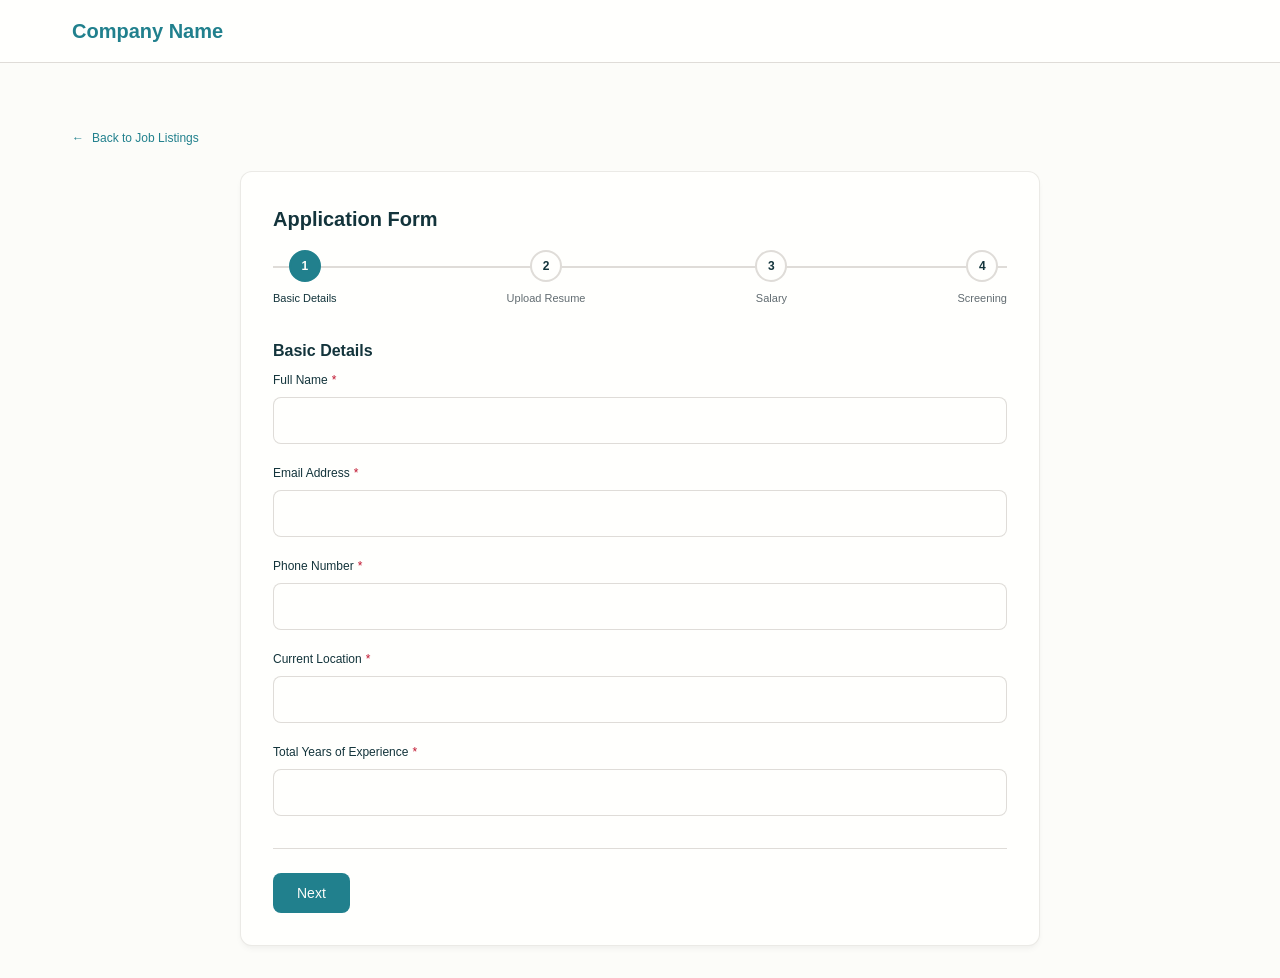
<file: supremusangel/www/careers/index.html>
<!DOCTYPE html>
<html lang="en">
<head>
    <meta charset="UTF-8">
    <meta name="viewport" content="width=device-width, initial-scale=1.0">
    <title>Job Portal - Careers</title>
    <style>
        :root {
            --color-white: rgba(255, 255, 255, 1);
            --color-black: rgba(0, 0, 0, 1);
            --color-cream-50: rgba(252, 252, 249, 1);
            --color-cream-100: rgba(255, 255, 253, 1);
            --color-gray-200: rgba(245, 245, 245, 1);
            --color-gray-300: rgba(167, 169, 169, 1);
            --color-gray-400: rgba(119, 124, 124, 1);
            --color-slate-500: rgba(98, 108, 113, 1);
            --color-brown-600: rgba(94, 82, 64, 1);
            --color-charcoal-700: rgba(31, 33, 33, 1);
            --color-charcoal-800: rgba(38, 40, 40, 1);
            --color-slate-900: rgba(19, 52, 59, 1);
            --color-teal-300: rgba(50, 184, 198, 1);
            --color-teal-400: rgba(45, 166, 178, 1);
            --color-teal-500: rgba(33, 128, 141, 1);
            --color-teal-600: rgba(29, 116, 128, 1);
            --color-teal-700: rgba(26, 104, 115, 1);
            --color-teal-800: rgba(41, 150, 161, 1);
            --color-red-400: rgba(255, 84, 89, 1);
            --color-red-500: rgba(192, 21, 47, 1);
            --color-orange-400: rgba(230, 129, 97, 1);
            --color-orange-500: rgba(168, 75, 47, 1);

            --color-brown-600-rgb: 94, 82, 64;
            --color-teal-500-rgb: 33, 128, 141;
            --color-slate-900-rgb: 19, 52, 59;
            --color-slate-500-rgb: 98, 108, 113;
            --color-red-500-rgb: 192, 21, 47;
            --color-red-400-rgb: 255, 84, 89;
            --color-orange-500-rgb: 168, 75, 47;
            --color-orange-400-rgb: 230, 129, 97;

            --color-bg-1: rgba(59, 130, 246, 0.08);
            --color-bg-2: rgba(245, 158, 11, 0.08);
            --color-bg-3: rgba(34, 197, 94, 0.08);
            --color-bg-4: rgba(239, 68, 68, 0.08);
            --color-bg-5: rgba(147, 51, 234, 0.08);
            --color-bg-6: rgba(249, 115, 22, 0.08);
            --color-bg-7: rgba(236, 72, 153, 0.08);
            --color-bg-8: rgba(6, 182, 212, 0.08);

            --color-background: var(--color-cream-50);
            --color-surface: var(--color-cream-100);
            --color-text: var(--color-slate-900);
            --color-text-secondary: var(--color-slate-500);
            --color-primary: var(--color-teal-500);
            --color-primary-hover: var(--color-teal-600);
            --color-primary-active: var(--color-teal-700);
            --color-secondary: rgba(var(--color-brown-600-rgb), 0.12);
            --color-secondary-hover: rgba(var(--color-brown-600-rgb), 0.2);
            --color-secondary-active: rgba(var(--color-brown-600-rgb), 0.25);
            --color-border: rgba(var(--color-brown-600-rgb), 0.2);
            --color-btn-primary-text: var(--color-cream-50);
            --color-card-border: rgba(var(--color-brown-600-rgb), 0.12);
            --color-card-border-inner: rgba(var(--color-brown-600-rgb), 0.12);
            --color-error: var(--color-red-500);
            --color-success: var(--color-teal-500);
            --color-warning: var(--color-orange-500);
            --color-info: var(--color-slate-500);
            --color-focus-ring: rgba(var(--color-teal-500-rgb), 0.4);
            --color-select-caret: rgba(var(--color-slate-900-rgb), 0.8);

            --focus-ring: 0 0 0 3px var(--color-focus-ring);
            --focus-outline: 2px solid var(--color-primary);

            --font-family-base: "FKGroteskNeue", "Geist", "Inter", -apple-system, BlinkMacSystemFont, "Segoe UI", Roboto, sans-serif;
            --font-size-xs: 11px;
            --font-size-sm: 12px;
            --font-size-base: 14px;
            --font-size-md: 14px;
            --font-size-lg: 16px;
            --font-size-xl: 18px;
            --font-size-2xl: 20px;
            --font-size-3xl: 24px;
            --font-size-4xl: 30px;
            --font-weight-normal: 400;
            --font-weight-medium: 500;
            --font-weight-semibold: 550;
            --font-weight-bold: 600;
            --line-height-tight: 1.2;
            --line-height-normal: 1.5;

            --space-4: 4px;
            --space-6: 6px;
            --space-8: 8px;
            --space-12: 12px;
            --space-16: 16px;
            --space-20: 20px;
            --space-24: 24px;
            --space-32: 32px;

            --radius-sm: 6px;
            --radius-base: 8px;
            --radius-md: 10px;
            --radius-lg: 12px;
            --radius-full: 9999px;

            --shadow-xs: 0 1px 2px rgba(0, 0, 0, 0.02);
            --shadow-sm: 0 1px 3px rgba(0, 0, 0, 0.04), 0 1px 2px rgba(0, 0, 0, 0.02);
            --shadow-md: 0 4px 6px -1px rgba(0, 0, 0, 0.04), 0 2px 4px -1px rgba(0, 0, 0, 0.02);
            --shadow-lg: 0 10px 15px -3px rgba(0, 0, 0, 0.04), 0 4px 6px -2px rgba(0, 0, 0, 0.02);

            --duration-fast: 150ms;
            --duration-normal: 250ms;
            --ease-standard: cubic-bezier(0.16, 1, 0.3, 1);
        }

        @media (prefers-color-scheme: dark) {
            :root {
                --color-gray-400-rgb: 119, 124, 124;
                --color-teal-300-rgb: 50, 184, 198;
                --color-gray-300-rgb: 167, 169, 169;
                --color-gray-200-rgb: 245, 245, 245;
                --color-bg-1: rgba(29, 78, 216, 0.15);
                --color-bg-2: rgba(180, 83, 9, 0.15);
                --color-bg-3: rgba(21, 128, 61, 0.15);
                --color-bg-4: rgba(185, 28, 28, 0.15);
                --color-bg-5: rgba(107, 33, 168, 0.15);
                --color-bg-6: rgba(194, 65, 12, 0.15);
                --color-bg-7: rgba(190, 24, 93, 0.15);
                --color-bg-8: rgba(8, 145, 178, 0.15);
                --color-background: var(--color-charcoal-700);
                --color-surface: var(--color-charcoal-800);
                --color-text: var(--color-gray-200);
                --color-text-secondary: rgba(var(--color-gray-300-rgb), 0.7);
                --color-primary: var(--color-teal-300);
                --color-primary-hover: var(--color-teal-400);
                --color-primary-active: var(--color-teal-800);
                --color-secondary: rgba(var(--color-gray-400-rgb), 0.15);
                --color-secondary-hover: rgba(var(--color-gray-400-rgb), 0.25);
                --color-secondary-active: rgba(var(--color-gray-400-rgb), 0.3);
                --color-border: rgba(var(--color-gray-400-rgb), 0.3);
                --color-error: var(--color-red-400);
                --color-success: var(--color-teal-300);
                --color-warning: var(--color-orange-400);
                --color-info: var(--color-gray-300);
                --color-focus-ring: rgba(var(--color-teal-300-rgb), 0.4);
                --color-btn-primary-text: var(--color-slate-900);
                --color-card-border: rgba(var(--color-gray-400-rgb), 0.2);
                --color-card-border-inner: rgba(var(--color-gray-400-rgb), 0.15);
                --color-select-caret: rgba(var(--color-gray-200-rgb), 0.8);
                --color-success-rgb: var(--color-teal-300-rgb);
                --color-error-rgb: var(--color-red-400-rgb);
                --color-warning-rgb: var(--color-orange-400-rgb);
                --color-info-rgb: var(--color-gray-300-rgb);
            }
        }

        * {
            margin: 0;
            padding: 0;
            box-sizing: border-box;
        }

        html {
            font-size: var(--font-size-base);
            font-family: var(--font-family-base);
            line-height: var(--line-height-normal);
            color: var(--color-text);
            background-color: var(--color-background);
            -webkit-font-smoothing: antialiased;
        }

        body {
            margin: 0;
            padding: 0;
        }

        .container {
            max-width: 1200px;
            margin: 0 auto;
            padding: var(--space-32);
        }

        .header {
            background: var(--color-surface);
            border-bottom: 1px solid var(--color-border);
            padding: var(--space-16) 0;
            margin-bottom: var(--space-32);
        }

        .header-content {
            display: flex;
            justify-content: space-between;
            align-items: center;
            max-width: 1200px;
            margin: 0 auto;
            padding: 0 var(--space-32);
        }

        .logo {
            font-size: var(--font-size-2xl);
            font-weight: var(--font-weight-bold);
            color: var(--color-primary);
        }

        h1 {
            font-size: var(--font-size-4xl);
            font-weight: var(--font-weight-bold);
            margin-bottom: var(--space-24);
            color: var(--color-text);
        }

        h2 {
            font-size: var(--font-size-2xl);
            font-weight: var(--font-weight-semibold);
            margin-bottom: var(--space-16);
            color: var(--color-text);
        }

        h3 {
            font-size: var(--font-size-lg);
            font-weight: var(--font-weight-semibold);
            margin-bottom: var(--space-8);
            color: var(--color-text);
        }

        .search-bar {
            display: flex;
            gap: var(--space-12);
            margin-bottom: var(--space-32);
        }

        .search-input {
            flex: 1;
            padding: var(--space-12) var(--space-16);
            font-size: var(--font-size-md);
            border: 1px solid var(--color-border);
            border-radius: var(--radius-base);
            background: var(--color-surface);
            color: var(--color-text);
        }

        .search-input:focus {
            outline: var(--focus-outline);
            border-color: var(--color-primary);
        }

        .btn {
            display: inline-flex;
            align-items: center;
            justify-content: center;
            padding: var(--space-12) var(--space-24);
            border-radius: var(--radius-base);
            font-size: var(--font-size-base);
            font-weight: var(--font-weight-medium);
            cursor: pointer;
            transition: all var(--duration-normal) var(--ease-standard);
            border: none;
            text-decoration: none;
        }

        .btn-primary {
            background: var(--color-primary);
            color: var(--color-btn-primary-text);
        }

        .btn-primary:hover {
            background: var(--color-primary-hover);
        }

        .btn-secondary {
            background: var(--color-secondary);
            color: var(--color-text);
        }

        .btn-secondary:hover {
            background: var(--color-secondary-hover);
        }

        .btn:disabled {
            opacity: 0.5;
            cursor: not-allowed;
        }

        .job-grid {
            display: grid;
            grid-template-columns: repeat(auto-fill, minmax(350px, 1fr));
            gap: var(--space-24);
            margin-bottom: var(--space-32);
        }

        .job-card {
            background: var(--color-surface);
            border: 1px solid var(--color-card-border);
            border-radius: var(--radius-lg);
            padding: var(--space-24);
            cursor: pointer;
            transition: all var(--duration-normal) var(--ease-standard);
            box-shadow: var(--shadow-sm);
        }

        .job-card:hover {
            box-shadow: var(--shadow-md);
            transform: translateY(-2px);
        }

        .job-title {
            font-size: var(--font-size-xl);
            font-weight: var(--font-weight-semibold);
            color: var(--color-text);
            margin-bottom: var(--space-8);
        }

        .job-meta {
            display: flex;
            flex-wrap: wrap;
            gap: var(--space-16);
            margin-bottom: var(--space-16);
            font-size: var(--font-size-sm);
            color: var(--color-text-secondary);
        }

        .job-meta span {
            display: flex;
            align-items: center;
            gap: var(--space-4);
        }

        .job-description {
            color: var(--color-text-secondary);
            line-height: 1.6;
            margin-bottom: var(--space-16);
        }

        .job-tags {
            display: flex;
            flex-wrap: wrap;
            gap: var(--space-8);
        }

        .tag {
            padding: var(--space-4) var(--space-12);
            background: var(--color-secondary);
            border-radius: var(--radius-full);
            font-size: var(--font-size-xs);
            color: var(--color-text-secondary);
        }

        .wizard-container {
            max-width: 800px;
            margin: 0 auto;
            background: var(--color-surface);
            border: 1px solid var(--color-card-border);
            border-radius: var(--radius-lg);
            padding: var(--space-32);
            box-shadow: var(--shadow-md);
        }

        .wizard-header {
            margin-bottom: var(--space-32);
        }

        .progress-bar {
            display: flex;
            justify-content: space-between;
            margin-bottom: var(--space-32);
            position: relative;
        }

        .progress-bar::before {
            content: '';
            position: absolute;
            top: 16px;
            left: 0;
            right: 0;
            height: 2px;
            background: var(--color-border);
            z-index: 0;
        }

        .progress-line {
            position: absolute;
            top: 16px;
            left: 0;
            height: 2px;
            background: var(--color-primary);
            z-index: 1;
            transition: width var(--duration-normal) var(--ease-standard);
        }

        .step {
            display: flex;
            flex-direction: column;
            align-items: center;
            gap: var(--space-8);
            z-index: 2;
            position: relative;
        }

        .step-number {
            width: 32px;
            height: 32px;
            border-radius: 50%;
            background: var(--color-surface);
            border: 2px solid var(--color-border);
            display: flex;
            align-items: center;
            justify-content: center;
            font-weight: var(--font-weight-semibold);
            font-size: var(--font-size-sm);
            transition: all var(--duration-normal) var(--ease-standard);
        }

        .step.active .step-number {
            background: var(--color-primary);
            border-color: var(--color-primary);
            color: var(--color-btn-primary-text);
        }

        .step.completed .step-number {
            background: var(--color-success);
            border-color: var(--color-success);
            color: var(--color-btn-primary-text);
        }

        .step-label {
            font-size: var(--font-size-xs);
            color: var(--color-text-secondary);
            text-align: center;
        }

        .step.active .step-label {
            color: var(--color-text);
            font-weight: var(--font-weight-medium);
        }

        .form-section {
            display: none;
        }

        .form-section.active {
            display: block;
            animation: fadeIn 0.3s ease-in-out;
        }

        @keyframes fadeIn {
            from {
                opacity: 0;
                transform: translateY(10px);
            }
            to {
                opacity: 1;
                transform: translateY(0);
            }
        }

        .form-group {
            margin-bottom: var(--space-20);
        }

        .form-label {
            display: block;
            margin-bottom: var(--space-8);
            font-weight: var(--font-weight-medium);
            font-size: var(--font-size-sm);
            color: var(--color-text);
        }

        .form-label.required::after {
            content: '*';
            color: var(--color-error);
            margin-left: var(--space-4);
        }

        .form-control {
            display: block;
            width: 100%;
            padding: var(--space-12);
            font-size: var(--font-size-md);
            line-height: 1.5;
            color: var(--color-text);
            background-color: var(--color-surface);
            border: 1px solid var(--color-border);
            border-radius: var(--radius-base);
            transition: border-color var(--duration-fast) var(--ease-standard);
        }

        textarea.form-control {
            resize: vertical;
            min-height: 100px;
        }

        .form-control:focus {
            border-color: var(--color-primary);
            outline: var(--focus-outline);
        }

        .form-control.error {
            border-color: var(--color-error);
        }

        .error-message {
            color: var(--color-error);
            font-size: var(--font-size-xs);
            margin-top: var(--space-4);
        }

        .file-upload-area {
            border: 2px dashed var(--color-border);
            border-radius: var(--radius-base);
            padding: var(--space-32);
            text-align: center;
            background: var(--color-background);
            cursor: pointer;
            transition: all var(--duration-normal) var(--ease-standard);
        }

        .file-upload-area:hover {
            border-color: var(--color-primary);
            background: var(--color-secondary);
        }

        .file-upload-area.active {
            border-color: var(--color-primary);
            background: var(--color-secondary);
        }

        .file-info {
            margin-top: var(--space-12);
            padding: var(--space-12);
            background: var(--color-surface);
            border-radius: var(--radius-base);
            border: 1px solid var(--color-card-border);
            display: flex;
            justify-content: space-between;
            align-items: center;
        }

        .salary-input-group {
            display: grid;
            grid-template-columns: 1fr 1fr;
            gap: var(--space-16);
        }

        .question-card {
            background: var(--color-background);
            border: 1px solid var(--color-card-border);
            border-radius: var(--radius-base);
            padding: var(--space-20);
            margin-bottom: var(--space-16);
        }

        .form-actions {
            display: flex;
            justify-content: space-between;
            margin-top: var(--space-32);
            padding-top: var(--space-24);
            border-top: 1px solid var(--color-border);
        }

        .success-container {
            text-align: center;
            padding: var(--space-32);
        }

        .success-icon {
            width: 80px;
            height: 80px;
            margin: 0 auto var(--space-24);
            border-radius: 50%;
            background: rgba(var(--color-teal-500-rgb), 0.15);
            display: flex;
            align-items: center;
            justify-content: center;
            font-size: 40px;
        }

        .hidden {
            display: none;
        }

        .back-link {
            display: inline-flex;
            align-items: center;
            gap: var(--space-8);
            color: var(--color-primary);
            text-decoration: none;
            font-size: var(--font-size-sm);
            margin-bottom: var(--space-24);
        }

        .back-link:hover {
            color: var(--color-primary-hover);
        }

        @media (max-width: 768px) {
            .container {
                padding: var(--space-16);
            }

            .job-grid {
                grid-template-columns: 1fr;
            }

            .wizard-container {
                padding: var(--space-20);
            }

            .progress-bar {
                font-size: var(--font-size-xs);
            }

            .step-label {
                font-size: 10px;
            }

            .salary-input-group {
                grid-template-columns: 1fr;
            }
        }
    </style>
</head>
<body>

    <div class="header">
        <div class="header-content">
            <div class="logo">Company Name</div>
        </div>
    </div>

    <div id="applicationView" class="container">
        <a href="/jobs" class="back-link">
            <span>←</span> Back to Job Listings
        </a>

        <div class="wizard-container">
            <div class="wizard-header">
                <h2 id="jobTitleHeader">Application Form</h2>
                
                <div class="progress-bar">
                    <div class="progress-line" id="progressLine" style="width: 0%"></div>
                    <div class="step active" data-step="1">
                        <div class="step-number">1</div>
                        <div class="step-label">Basic Details</div>
                    </div>
                    <div class="step" data-step="2">
                        <div class="step-number">2</div>
                        <div class="step-label">Upload Resume</div>
                    </div>
                    <div class="step" data-step="3">
                        <div class="step-number">3</div>
                        <div class="step-label">Salary</div>
                    </div>
                    <div class="step" data-step="4">
                        <div class="step-number">4</div>
                        <div class="step-label">Screening</div>
                    </div>
                </div>
            </div>

            <form id="applicationForm">
                <div id="step1" class="form-section active">
                    <h3>Basic Details</h3>
                    <div class="form-group">
                        <label class="form-label required">Full Name</label>
                        <input type="text" class="form-control" id="fullName" required>
                        <div class="error-message hidden" id="fullNameError">Please enter your full name</div>
                    </div>
                    
                    <div class="form-group">
                        <label class="form-label required">Email Address</label>
                        <input type="email" class="form-control" id="email" required>
                        <div class="error-message hidden" id="emailError">Please enter a valid email address</div>
                    </div>
                    
                    <div class="form-group">
                        <label class="form-label required">Phone Number</label>
                        <input type="tel" class="form-control" id="phone" required>
                        <div class="error-message hidden" id="phoneError">Please enter a valid phone number</div>
                    </div>
                    
                    <div class="form-group">
                        <label class="form-label required">Current Location</label>
                        <input type="text" class="form-control" id="location" required>
                        <div class="error-message hidden" id="locationError">Please enter your location</div>
                    </div>
                    
                    <div class="form-group">
                        <label class="form-label required">Total Years of Experience</label>
                        <input type="number" class="form-control" id="experience" min="0" required>
                        <div class="error-message hidden" id="experienceError">Please enter your experience</div>
                    </div>
                </div>

                <div id="step2" class="form-section">
                    <h3>Upload Your Resume</h3>
                    <div class="form-group">
                        <label class="form-label required">Resume (PDF, DOC, DOCX - Max 5MB)</label>
                        <div class="file-upload-area" id="fileUploadArea">
                            <input type="file" id="resumeFile" accept=".pdf,.doc,.docx" style="display: none;">
                            <div>
                                <div style="font-size: 40px; margin-bottom: var(--space-12);">📄</div>
                                <p style="color: var(--color-text); font-weight: var(--font-weight-medium);">
                                    Click to upload or drag and drop
                                </p>
                                <p style="color: var(--color-text-secondary); font-size: var(--font-size-xs);">
                                    PDF, DOC or DOCX (max. 5MB)
                                </p>
                            </div>
                        </div>
                        <div class="error-message hidden" id="resumeError">Please upload your resume</div>
                        <div class="file-info hidden" id="fileInfo">
                            <span id="fileName"></span>
                            <button type="button" class="btn btn-secondary" style="padding: var(--space-6) var(--space-12); font-size: var(--font-size-xs);" onclick="removeFile()">Remove</button>
                        </div>
                    </div>
                    
                    <div class="form-group">
                        <label class="form-label">LinkedIn Profile (Optional)</label>
                        <input type="url" class="form-control" id="linkedin" placeholder="https://linkedin.com/in/yourprofile">
                    </div>
                    
                    <div class="form-group">
                        <label class="form-label">Portfolio/Website (Optional)</label>
                        <input type="url" class="form-control" id="portfolio" placeholder="https://yourwebsite.com">
                    </div>
                </div>

                <div id="step3" class="form-section">
                    <h3>Salary Expectations</h3>
                    <div class="form-group">
                        <label class="form-label required">Expected Salary Range (Annual)</label>
                        <div class="salary-input-group">
                            <div>
                                <input type="number" class="form-control" id="salaryMin" placeholder="Minimum (₹)" required>
                            </div>
                            <div>
                                <input type="number" class="form-control" id="salaryMax" placeholder="Maximum (₹)" required>
                            </div>
                        </div>
                        <div class="error-message hidden" id="salaryError">Please enter valid salary range</div>
                    </div>
                    
                    <div class="form-group">
                        <label class="form-label required">Currency</label>
                        <select class="form-control" id="currency" required>
                            <option value="INR">INR (₹)</option>
                            <option value="USD">USD ($)</option>
                            <option value="EUR">EUR (€)</option>
                            <option value="GBP">GBP (£)</option>
                        </select>
                    </div>
                    
                    <div class="form-group">
                        <label class="form-label required">Notice Period</label>
                        <select class="form-control" id="noticePeriod" required>
                            <option value="">Select notice period</option>
                            <option value="immediate">Immediate</option>
                            <option value="15days">15 Days</option>
                            <option value="1month">1 Month</option>
                            <option value="2months">2 Months</option>
                            <option value="3months">3 Months</option>
                        </select>
                        <div class="error-message hidden" id="noticePeriodError">Please select your notice period</div>
                    </div>
                </div>

                <div id="step4" class="form-section">
                    <h3>Screening Questions</h3>
                    <div id="screeningQuestions">
                        <!-- Questions will be rendered here -->
                    </div>
                </div>

                <div id="step5" class="form-section">
                    <div class="success-container">
                        <div class="success-icon">✓</div>
                        <h2>Application Submitted Successfully!</h2>
                        <p style="color: var(--color-text-secondary); margin: var(--space-24) 0;">
                            Thank you for your interest in joining our team. We have received your application and will review it shortly.
                        </p>
                        <p style="color: var(--color-text-secondary); margin-bottom: var(--space-32);">
                            You will receive an email confirmation at <strong id="confirmEmail"></strong>
                        </p>
                        <a href="/jobs" class="btn btn-primary">
                            Browse More Jobs
                        </a>
                    </div>
                </div>

                <div class="form-actions" id="formActions">
                    <button type="button" class="btn btn-secondary" id="prevBtn" onclick="previousStep()" style="display: none;">
                        Previous
                    </button>
                    <button type="button" class="btn btn-primary" id="nextBtn" onclick="nextStep()">
                        Next
                    </button>
                </div>
            </form>
        </div>
    </div>

    <script>
        let currentJob = null;
        let screeningQuestions = [];

        async function fetchJobOpening(jobName) {
            try {
                const response = await frappe.call({
                    method: 'frappe.client.get',
                    args: {
                        doctype: 'Job Opening',
                        name: jobName,
                        fields: ['name', 'job_title', 'location', 'employment_type', 'description', 'company', 'department']
                    }
                });
                return response.message;
            } catch (error) {
                console.error('Error fetching job opening:', error);
                frappe.msgprint('Failed to load job opening details');
                return null;
            }
        }

        async function fetchScreeningQuestions(jobName) {
            try {
                const response = await frappe.call({
                    method: 'frappe.client.get',
                    args: {
                        doctype: 'Job Opening',
                        name: jobName,
                        fields: ['job_screening_questions']
                    }
                });
                return response.message.job_screening_questions || [];
            } catch (error) {
                console.error('Error fetching screening questions:', error);
                return [];
            }
        }

        async function initializeApplication() {
            const urlParams = new URLSearchParams(window.location.search);
            const jobName = urlParams.get('job');
            
            if (!jobName) {
                frappe.msgprint('Job opening not specified. Please select a job from the jobs page.');
                window.location.href = '/jobs';
                return;
            }

            currentJob = await fetchJobOpening(jobName);
            if (!currentJob) {
                window.location.href = '/jobs';
                return;
            }

            screeningQuestions = await fetchScreeningQuestions(jobName);
            
            document.getElementById('jobTitleHeader').textContent = `Apply for ${currentJob.job_title}`;
            
            const jobInfoHtml = `
                <div style="background: var(--color-background); border: 1px solid var(--color-card-border); border-radius: var(--radius-base); padding: var(--space-16); margin-bottom: var(--space-24);">
                    <div style="display: flex; flex-wrap: wrap; gap: var(--space-16); font-size: var(--font-size-sm); color: var(--color-text-secondary);">
                        <span>🏢 ${currentJob.company}</span>
                        ${currentJob.department ? `<span>📁 ${currentJob.department}</span>` : ''}
                        ${currentJob.location ? `<span>📍 ${currentJob.location}</span>` : ''}
                        ${currentJob.employment_type ? `<span>💼 ${currentJob.employment_type}</span>` : ''}
                    </div>
                </div>
            `;
            
            document.querySelector('.wizard-header').insertAdjacentHTML('afterbegin', jobInfoHtml);
            
            renderScreeningQuestions(screeningQuestions);
        }

        const jobs = [
            {
                id: 1,
                title: 'Senior Software Engineer',
                department: 'Engineering',
                location: 'Mumbai, India',
                type: 'Full-time',
                experience: '5+ years',
                description: 'We are looking for an experienced software engineer to join our growing team. You will work on challenging projects using modern technologies.',
                skills: ['Python', 'JavaScript', 'React', 'Node.js'],
                questions: [
                    'Why are you interested in this position?',
                    'Describe a challenging project you worked on and how you overcame obstacles.',
                    'What are your career goals for the next 3-5 years?'
                ]
            },
            {
                id: 2,
                title: 'Product Manager',
                department: 'Product',
                location: 'Bangalore, India',
                type: 'Full-time',
                experience: '3-5 years',
                description: 'Join our product team to define and execute product strategy. Work closely with engineering, design, and business teams.',
                skills: ['Product Strategy', 'User Research', 'Data Analysis', 'Agile'],
                questions: [
                    'How do you prioritize features in a product roadmap?',
                    'Describe a successful product launch you managed.',
                    'How do you handle conflicting stakeholder requirements?'
                ]
            },
            {
                id: 3,
                title: 'UX Designer',
                department: 'Design',
                location: 'Remote',
                type: 'Full-time',
                experience: '2-4 years',
                description: 'Create exceptional user experiences for our products. Collaborate with product and engineering teams to bring designs to life.',
                skills: ['Figma', 'User Research', 'Prototyping', 'Design Systems'],
                questions: [
                    'Walk us through your design process.',
                    'How do you incorporate user feedback into your designs?',
                    'What is your experience with design systems?'
                ]
            },
            {
                id: 4,
                title: 'DevOps Engineer',
                department: 'Engineering',
                location: 'Pune, India',
                type: 'Full-time',
                experience: '4+ years',
                description: 'Build and maintain our infrastructure. Implement CI/CD pipelines and ensure system reliability and security.',
                skills: ['AWS', 'Docker', 'Kubernetes', 'Terraform'],
                questions: [
                    'Describe your experience with container orchestration.',
                    'How do you approach infrastructure as code?',
                    'What monitoring and alerting tools have you used?'
                ]
            },
            {
                id: 5,
                title: 'Data Analyst',
                department: 'Analytics',
                location: 'Delhi, India',
                type: 'Full-time',
                experience: '2-3 years',
                description: 'Turn data into actionable insights. Work with stakeholders across the organization to drive data-informed decisions.',
                skills: ['SQL', 'Python', 'Tableau', 'Statistics'],
                questions: [
                    'How do you ensure data quality in your analysis?',
                    'Describe a time when your analysis influenced a business decision.',
                    'What tools do you prefer for data visualization and why?'
                ]
            },
            {
                id: 6,
                title: 'Marketing Manager',
                department: 'Marketing',
                location: 'Mumbai, India',
                type: 'Full-time',
                experience: '5+ years',
                description: 'Lead marketing initiatives to grow our brand and customer base. Develop and execute comprehensive marketing strategies.',
                skills: ['Digital Marketing', 'Content Strategy', 'SEO', 'Analytics'],
                questions: [
                    'What is your approach to developing a marketing strategy?',
                    'How do you measure the success of marketing campaigns?',
                    'Describe a successful campaign you led from start to finish.'
                ]
            }
        ];

        let currentStep = 1;
        let selectedJob = null;

        function renderJobs(jobsToRender = jobs) {
            const jobGrid = document.getElementById('jobGrid');
            jobGrid.innerHTML = '';
            
            jobsToRender.forEach(job => {
                const jobCard = document.createElement('div');
                jobCard.className = 'job-card';
                jobCard.onclick = () => openJobApplication(job);
                
                jobCard.innerHTML = `
                    <div class="job-title">${job.title}</div>
                    <div class="job-meta">
                        <span>📍 ${job.location}</span>
                        <span>💼 ${job.type}</span>
                        <span>⏱️ ${job.experience}</span>
                    </div>
                    <div class="job-description">${job.description}</div>
                    <div class="job-tags">
                        ${job.skills.map(skill => `<span class="tag">${skill}</span>`).join('')}
                    </div>
                `;
                
                jobGrid.appendChild(jobCard);
            });
        }

        function searchJobs() {
            const searchTerm = document.getElementById('searchInput').value.toLowerCase();
            const filteredJobs = jobs.filter(job => 
                job.title.toLowerCase().includes(searchTerm) ||
                job.department.toLowerCase().includes(searchTerm) ||
                job.location.toLowerCase().includes(searchTerm) ||
                job.description.toLowerCase().includes(searchTerm)
            );
            renderJobs(filteredJobs);
        }

        function openJobApplication(job) {
            selectedJob = job;
            document.getElementById('jobListView').classList.add('hidden');
            document.getElementById('applicationView').classList.remove('hidden');
            document.getElementById('jobTitleHeader').textContent = `Apply for ${job.title}`;
            renderScreeningQuestions(job.questions);
            resetForm();
        }

        function showJobList() {
            document.getElementById('jobListView').classList.remove('hidden');
            document.getElementById('applicationView').classList.add('hidden');
            resetForm();
        }

        function renderScreeningQuestions(questions) {
            const container = document.getElementById('screeningQuestions');
            container.innerHTML = '';
            
            if (!questions || questions.length === 0) {
                container.innerHTML = '<p style="color: var(--color-text-secondary);">No screening questions for this position.</p>';
                return;
            }
            
            questions.forEach((q, index) => {
                const questionCard = document.createElement('div');
                questionCard.className = 'question-card';
                
                let inputHTML = '';
                const required = q.required ? 'required' : '';
                const requiredClass = q.required ? 'required' : '';
                
                if (q.questiontype === 'Short Answer') {
                    inputHTML = `<input type="text" class="form-control" id="question${index}" placeholder="${q.placeholdertext || ''}" ${required}>`;
                } else if (q.questiontype === 'Long Answer') {
                    inputHTML = `<textarea class="form-control" id="question${index}" placeholder="${q.placeholdertext || ''}" ${required}></textarea>`;
                } else if (q.questiontype === 'MCQ - Single Answer') {
                    const options = q.options ? q.options.split('\n') : [];
                    inputHTML = '<div class="radio-group">' + options.map((opt, i) => `
                        <div class="form-group">
                            <input type="radio" id="question${index}_opt${i}" name="question${index}" value="${opt}" ${required}>
                            <label for="question${index}_opt${i}" style="margin-left: var(--space-8); cursor: pointer;">${opt}</label>
                        </div>
                    `).join('') + '</div>';
                } else if (q.questiontype === 'MCQ - Multiple Answers') {
                    const options = q.options ? q.options.split('\n') : [];
                    inputHTML = '<div class="checkbox-group">' + options.map((opt, i) => `
                        <div class="form-group">
                            <input type="checkbox" id="question${index}_opt${i}" name="question${index}" value="${opt}" class="question-checkbox" data-question-index="${index}">
                            <label for="question${index}_opt${i}" style="margin-left: var(--space-8); cursor: pointer;">${opt}</label>
                        </div>
                    `).join('') + '</div>';
                    if (q.minallowedanswers || q.maxallowedanswers) {
                        inputHTML += `<small style="color: var(--color-text-secondary);">Select ${q.minallowedanswers || 1} to ${q.maxallowedanswers || options.length} options</small>`;
                    }
                }
                
                questionCard.innerHTML = `
                    <div class="form-group">
                        <label class="form-label ${requiredClass}">Question ${index + 1}: ${q.question}</label>
                        ${inputHTML}
                        <div class="error-message hidden" id="question${index}Error">Please answer this question</div>
                    </div>
                `;
                container.appendChild(questionCard);
            });
        }

        function resetForm() {
            currentStep = 1;
            document.getElementById('applicationForm').reset();
            updateStepDisplay();
            
            document.querySelectorAll('.error-message').forEach(el => el.classList.add('hidden'));
            document.querySelectorAll('.form-control').forEach(el => el.classList.remove('error'));
            
            const fileInfo = document.getElementById('fileInfo');
            fileInfo.classList.add('hidden');
        }

        function updateStepDisplay() {
            document.querySelectorAll('.form-section').forEach(section => {
                section.classList.remove('active');
            });
            
            const currentSection = document.getElementById(`step${currentStep}`);
            if (currentSection) {
                currentSection.classList.add('active');
            }
            
            document.querySelectorAll('.step').forEach((step, index) => {
                step.classList.remove('active', 'completed');
                if (index + 1 < currentStep) {
                    step.classList.add('completed');
                } else if (index + 1 === currentStep) {
                    step.classList.add('active');
                }
            });
            
            const progressPercent = currentStep === 5 ? 100 : ((currentStep - 1) / 3) * 100;
            document.getElementById('progressLine').style.width = progressPercent + '%';
            
            const prevBtn = document.getElementById('prevBtn');
            const nextBtn = document.getElementById('nextBtn');
            const formActions = document.getElementById('formActions');
            
            if (currentStep === 5) {
                formActions.style.display = 'none';
            } else {
                formActions.style.display = 'flex';
                prevBtn.style.display = currentStep === 1 ? 'none' : 'inline-flex';
                nextBtn.textContent = currentStep === 4 ? 'Submit Application' : 'Next';
            }
        }

        function validateStep(step) {
            let isValid = true;
            
            if (step === 1) {
                const fields = ['fullName', 'email', 'phone', 'location', 'experience'];
                fields.forEach(field => {
                    const input = document.getElementById(field);
                    const error = document.getElementById(field + 'Error');
                    
                    if (!input.value.trim()) {
                        input.classList.add('error');
                        error.classList.remove('hidden');
                        isValid = false;
                    } else {
                        input.classList.remove('error');
                        error.classList.add('hidden');
                        
                        if (field === 'email' && !isValidEmail(input.value)) {
                            input.classList.add('error');
                            error.classList.remove('hidden');
                            isValid = false;
                        }
                    }
                });
            }
            
            if (step === 2) {
                const resumeFile = document.getElementById('resumeFile');
                const resumeError = document.getElementById('resumeError');
                
                if (!resumeFile.files.length) {
                    resumeError.classList.remove('hidden');
                    isValid = false;
                } else {
                    resumeError.classList.add('hidden');
                }
            }
            
            if (step === 3) {
                const salaryMin = document.getElementById('salaryMin');
                const salaryMax = document.getElementById('salaryMax');
                const noticePeriod = document.getElementById('noticePeriod');
                const salaryError = document.getElementById('salaryError');
                const noticePeriodError = document.getElementById('noticePeriodError');
                
                if (!salaryMin.value || !salaryMax.value || parseFloat(salaryMin.value) > parseFloat(salaryMax.value)) {
                    salaryError.classList.remove('hidden');
                    isValid = false;
                } else {
                    salaryError.classList.add('hidden');
                }
                
                if (!noticePeriod.value) {
                    noticePeriodError.classList.remove('hidden');
                    isValid = false;
                } else {
                    noticePeriodError.classList.add('hidden');
                }
            }
            
            if (step === 4) {
                screeningQuestions.forEach((q, index) => {
                    const error = document.getElementById(`question${index}Error`);
                    let hasAnswer = false;
                    
                    if (q.questiontype === 'Short Answer' || q.questiontype === 'Long Answer') {
                        const answer = document.getElementById(`question${index}`);
                        hasAnswer = answer && answer.value.trim();
                        if (!hasAnswer && q.required) {
                            answer.classList.add('error');
                            error.classList.remove('hidden');
                            isValid = false;
                        } else {
                            answer.classList.remove('error');
                            error.classList.add('hidden');
                        }
                    } else if (q.questiontype === 'MCQ - Single Answer') {
                        const selected = document.querySelector(`input[name="question${index}"]:checked`);
                        hasAnswer = !!selected;
                        if (!hasAnswer && q.required) {
                            error.classList.remove('hidden');
                            isValid = false;
                        } else {
                            error.classList.add('hidden');
                        }
                    } else if (q.questiontype === 'MCQ - Multiple Answers') {
                        const selected = document.querySelectorAll(`input[name="question${index}"]:checked`);
                        const count = selected.length;
                        hasAnswer = count > 0;
                        
                        if (q.required && !hasAnswer) {
                            error.textContent = 'Please select at least one option';
                            error.classList.remove('hidden');
                            isValid = false;
                        } else if (q.minallowedanswers && count < q.minallowedanswers) {
                            error.textContent = `Please select at least ${q.minallowedanswers} options`;
                            error.classList.remove('hidden');
                            isValid = false;
                        } else if (q.maxallowedanswers && count > q.maxallowedanswers) {
                            error.textContent = `Please select maximum ${q.maxallowedanswers} options`;
                            error.classList.remove('hidden');
                            isValid = false;
                        } else {
                            error.classList.add('hidden');
                        }
                    }
                });
            }
            
            return isValid;
        }

        function isValidEmail(email) {
            return /^[^\s@]+@[^\s@]+\.[^\s@]+$/.test(email);
        }

        function nextStep() {
            if (!validateStep(currentStep)) {
                return;
            }
            
            if (currentStep === 4) {
                submitApplication();
            } else {
                currentStep++;
                updateStepDisplay();
            }
        }

        function previousStep() {
            if (currentStep > 1) {
                currentStep--;
                updateStepDisplay();
            }
        }

        async function submitApplication() {
            try {
                const screeningAnswers = [];
                
                screeningQuestions.forEach((q, index) => {
                    let answer = '';
                    
                    if (q.questiontype === 'Short Answer' || q.questiontype === 'Long Answer') {
                        answer = document.getElementById(`question${index}`).value;
                    } else if (q.questiontype === 'MCQ - Single Answer') {
                        const selected = document.querySelector(`input[name="question${index}"]:checked`);
                        answer = selected ? selected.value : '';
                    } else if (q.questiontype === 'MCQ - Multiple Answers') {
                        const selected = document.querySelectorAll(`input[name="question${index}"]:checked`);
                        answer = Array.from(selected).map(s => s.value).join(', ');
                    }
                    
                    if (answer) {
                        screeningAnswers.push({
                            questionlink: q.name,
                            question: q.question,
                            answer: answer
                        });
                    }
                });

                const resumeFile = document.getElementById('resumeFile').files[0];
                let resumeAttachment = null;

                if (resumeFile) {
                    const fileData = await uploadFile(resumeFile);
                    resumeAttachment = fileData.file_url;
                }

                const notesData = {
                    location: document.getElementById('location').value,
                    experience: `${document.getElementById('experience').value} years`,
                    linkedin: document.getElementById('linkedin').value || 'N/A',
                    portfolio: document.getElementById('portfolio').value || 'N/A',
                    expected_salary: `${document.getElementById('currency').value} ${document.getElementById('salaryMin').value} - ${document.getElementById('salaryMax').value}`,
                    notice_period: document.getElementById('noticePeriod').value
                };

                const applicantData = {
                    doctype: 'Job Applicant',
                    applicant_name: document.getElementById('fullName').value,
                    email_id: document.getElementById('email').value,
                    phone_number: document.getElementById('phone').value,
                    job_title: currentJob.name,
                    status: 'Open',
                    source: 'Website Listing',
                    notes: JSON.stringify(notesData, null, 2),
                    job_screening_answers: screeningAnswers
                };

                if (resumeAttachment) {
                    applicantData.resume_attachment = resumeAttachment;
                }

                const response = await frappe.call({
                    method: 'frappe.client.insert',
                    args: {
                        doc: applicantData
                    }
                });

                console.log('Application submitted successfully:', response);
                
                document.getElementById('confirmEmail').textContent = applicantData.email_id;
                
                currentStep = 5;
                updateStepDisplay();

            } catch (error) {
                console.error('Error submitting application:', error);
                frappe.msgprint('Failed to submit application. Please try again.');
            }
        }

        async function uploadFile(file) {
            return new Promise((resolve, reject) => {
                const reader = new FileReader();
                reader.onload = async function(e) {
                    try {
                        const response = await frappe.call({
                            method: 'frappe.client.attach_file',
                            args: {
                                filename: file.name,
                                filedata: e.target.result,
                                doctype: 'Job Applicant',
                                docname: 'temp'
                            }
                        });
                        resolve(response.message);
                    } catch (error) {
                        reject(error);
                    }
                };
                reader.readAsDataURL(file);
            });
        }

        const fileUploadArea = document.getElementById('fileUploadArea');
        const resumeFile = document.getElementById('resumeFile');

        fileUploadArea.addEventListener('click', () => {
            resumeFile.click();
        });

        fileUploadArea.addEventListener('dragover', (e) => {
            e.preventDefault();
            fileUploadArea.classList.add('active');
        });

        fileUploadArea.addEventListener('dragleave', () => {
            fileUploadArea.classList.remove('active');
        });

        fileUploadArea.addEventListener('drop', (e) => {
            e.preventDefault();
            fileUploadArea.classList.remove('active');
            
            const files = e.dataTransfer.files;
            if (files.length > 0) {
                resumeFile.files = files;
                handleFileSelect(files[0]);
            }
        });

        resumeFile.addEventListener('change', (e) => {
            if (e.target.files.length > 0) {
                handleFileSelect(e.target.files[0]);
            }
        });

        function handleFileSelect(file) {
            const maxSize = 5 * 1024 * 1024;
            const allowedTypes = ['application/pdf', 'application/msword', 'application/vnd.openxmlformats-officedocument.wordprocessingml.document'];
            
            if (!allowedTypes.includes(file.type)) {
                alert('Please upload a PDF, DOC, or DOCX file');
                return;
            }
            
            if (file.size > maxSize) {
                alert('File size must be less than 5MB');
                return;
            }
            
            document.getElementById('fileName').textContent = file.name;
            document.getElementById('fileInfo').classList.remove('hidden');
            document.getElementById('resumeError').classList.add('hidden');
        }

        function removeFile() {
            document.getElementById('resumeFile').value = '';
            document.getElementById('fileInfo').classList.add('hidden');
        }

        document.addEventListener('DOMContentLoaded', function() {
            initializeApplication();
        });
    </script>

</body>
</html>
</file>
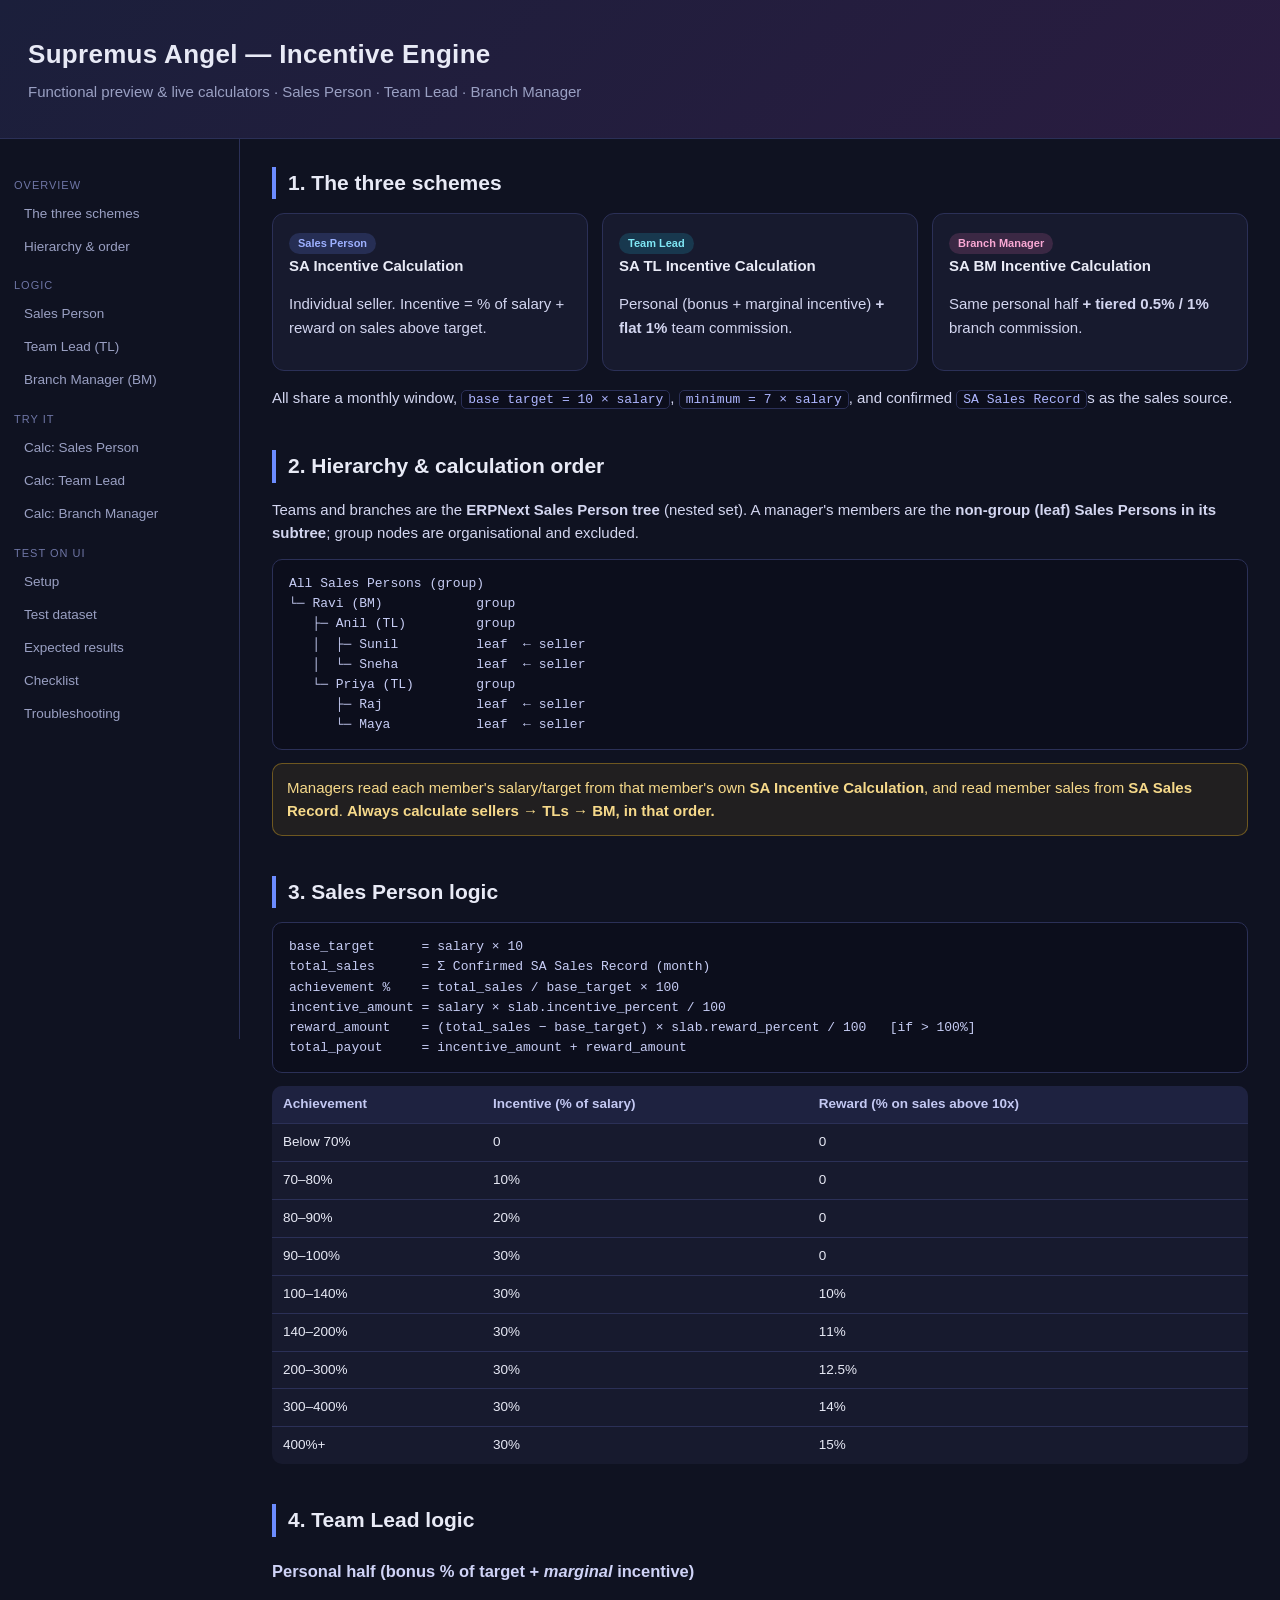
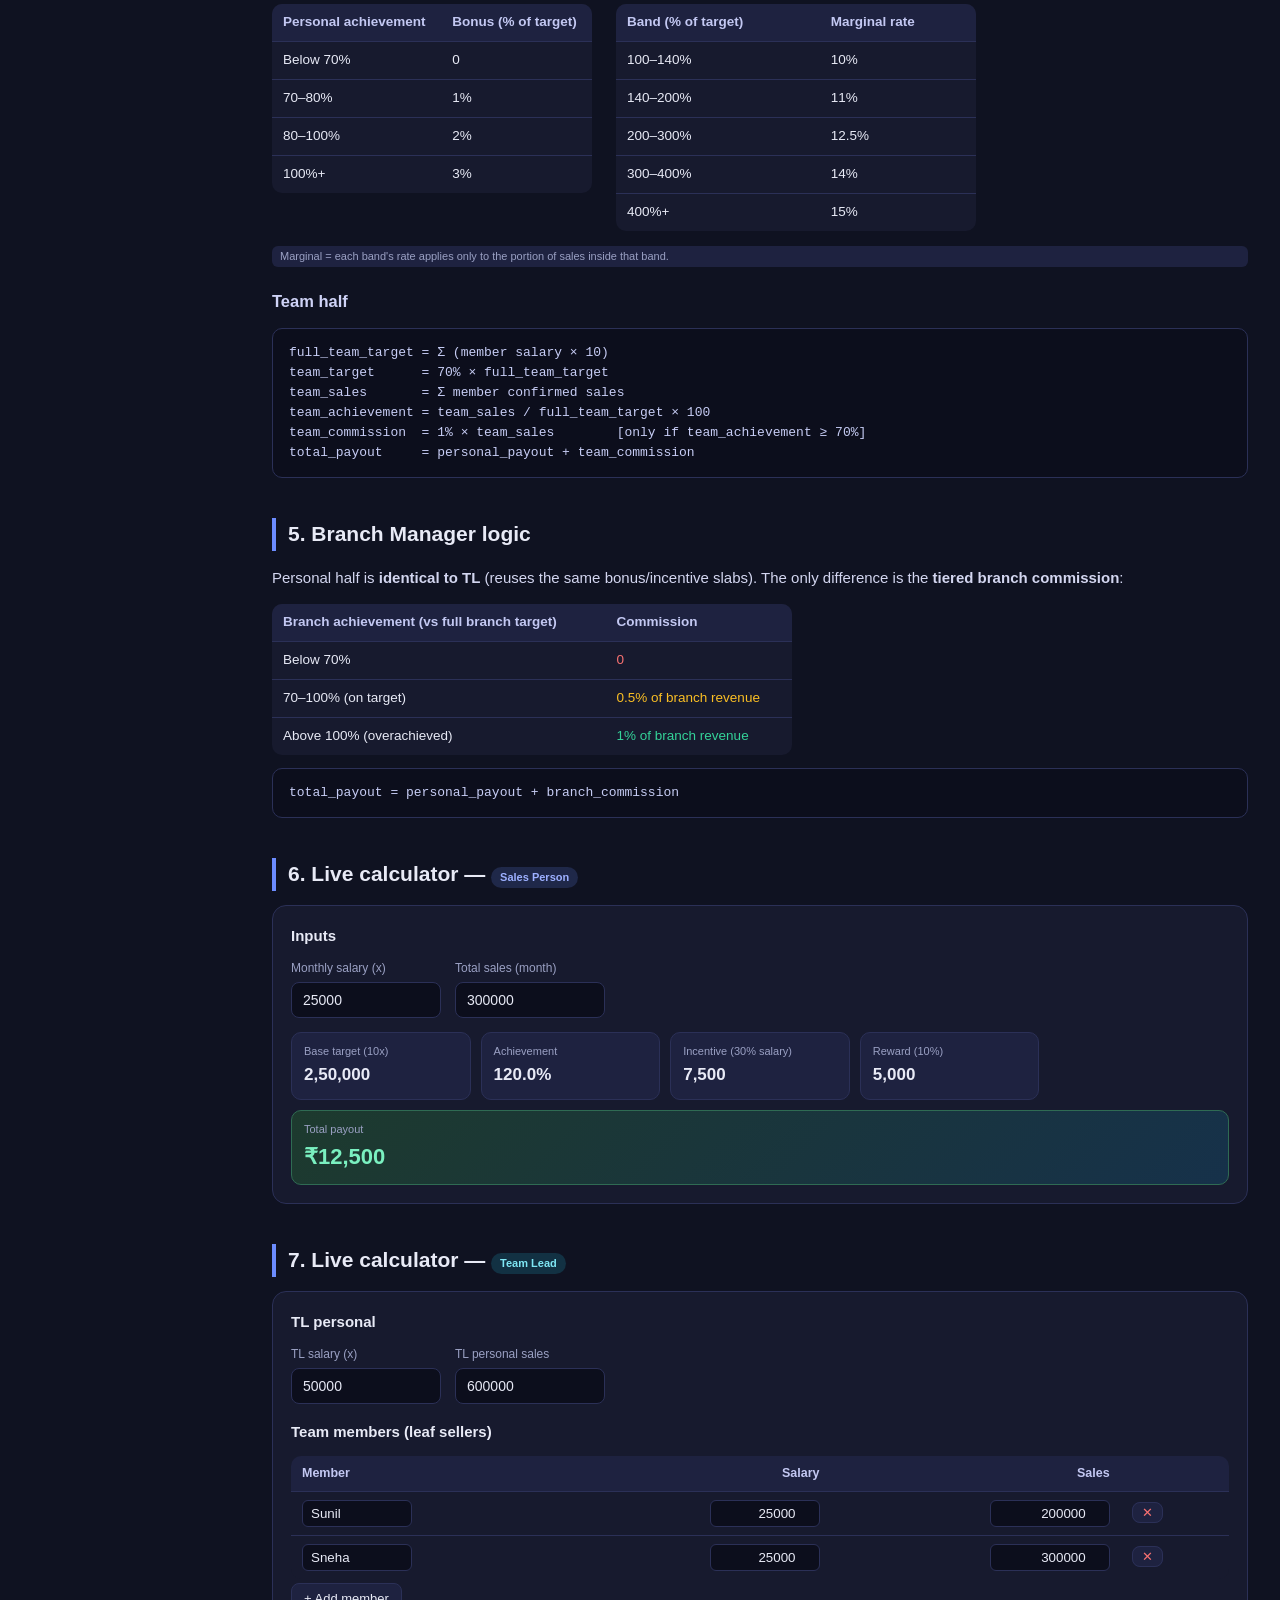
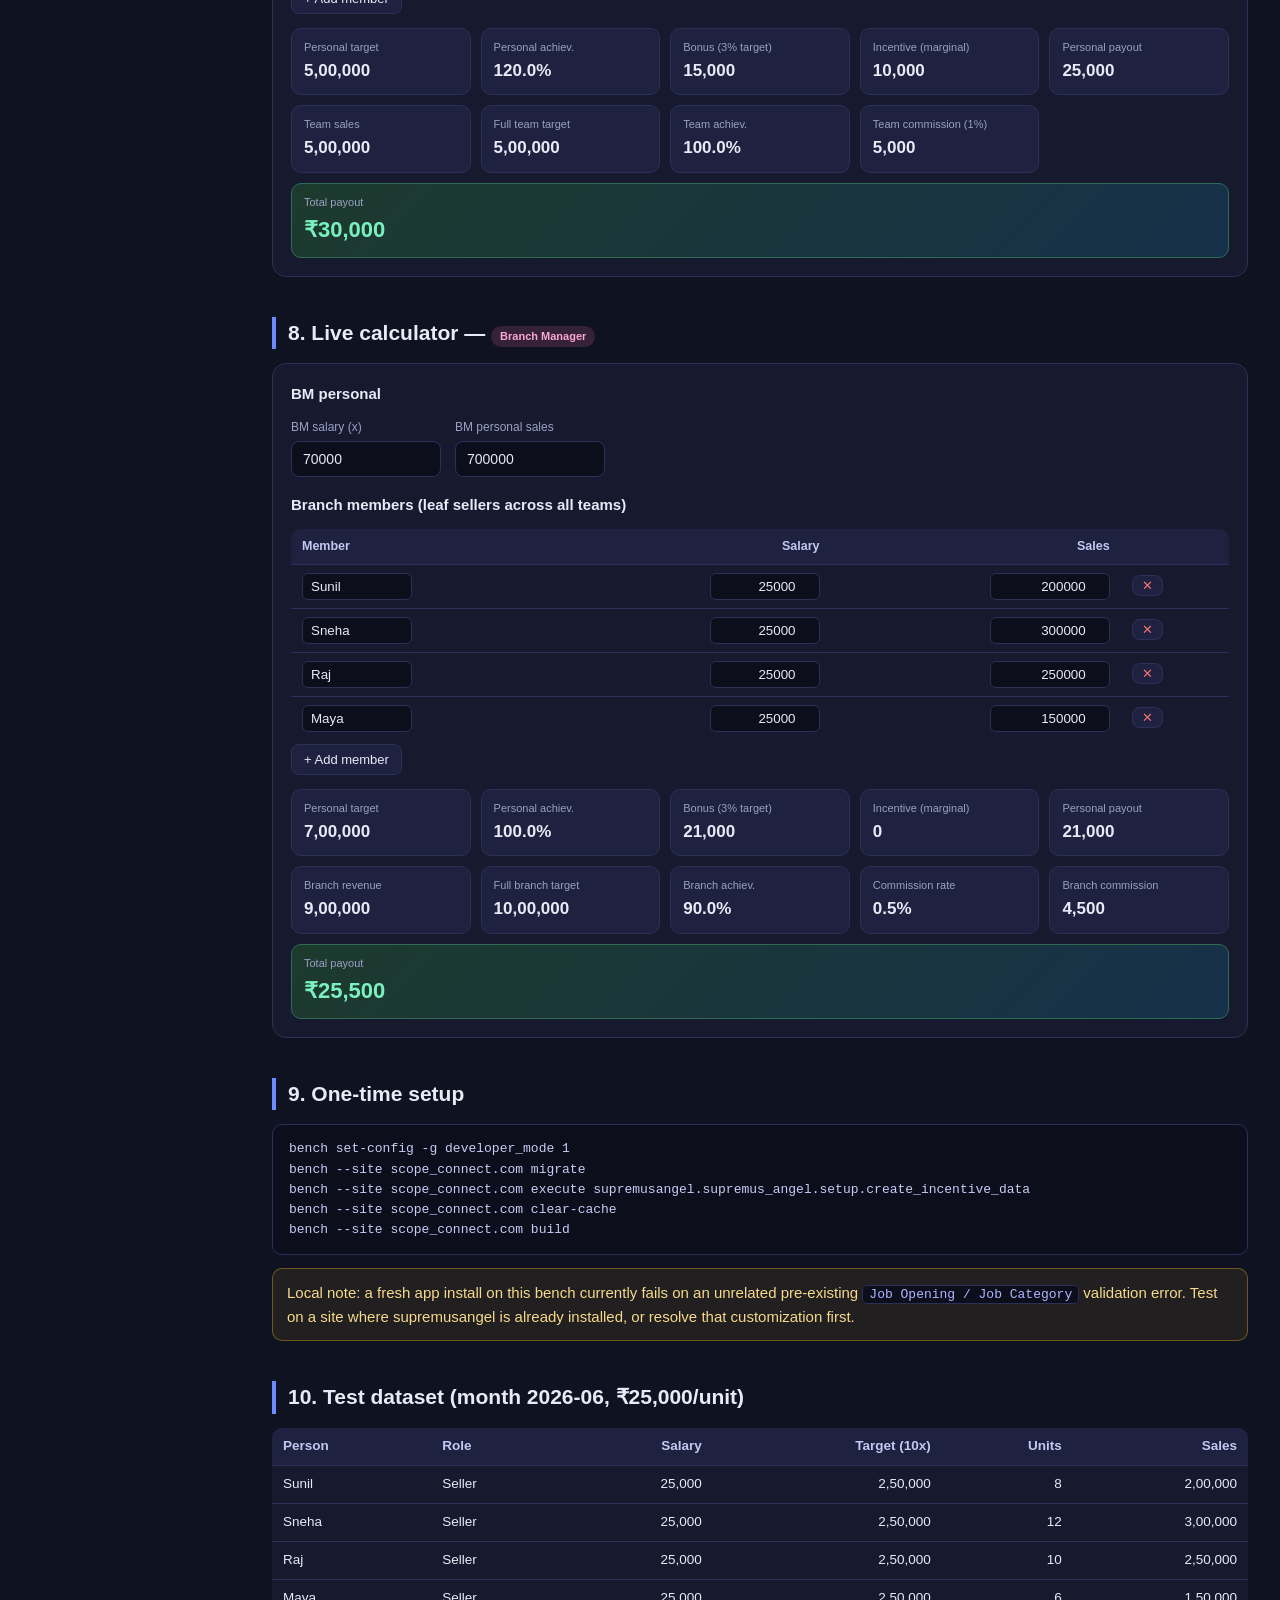
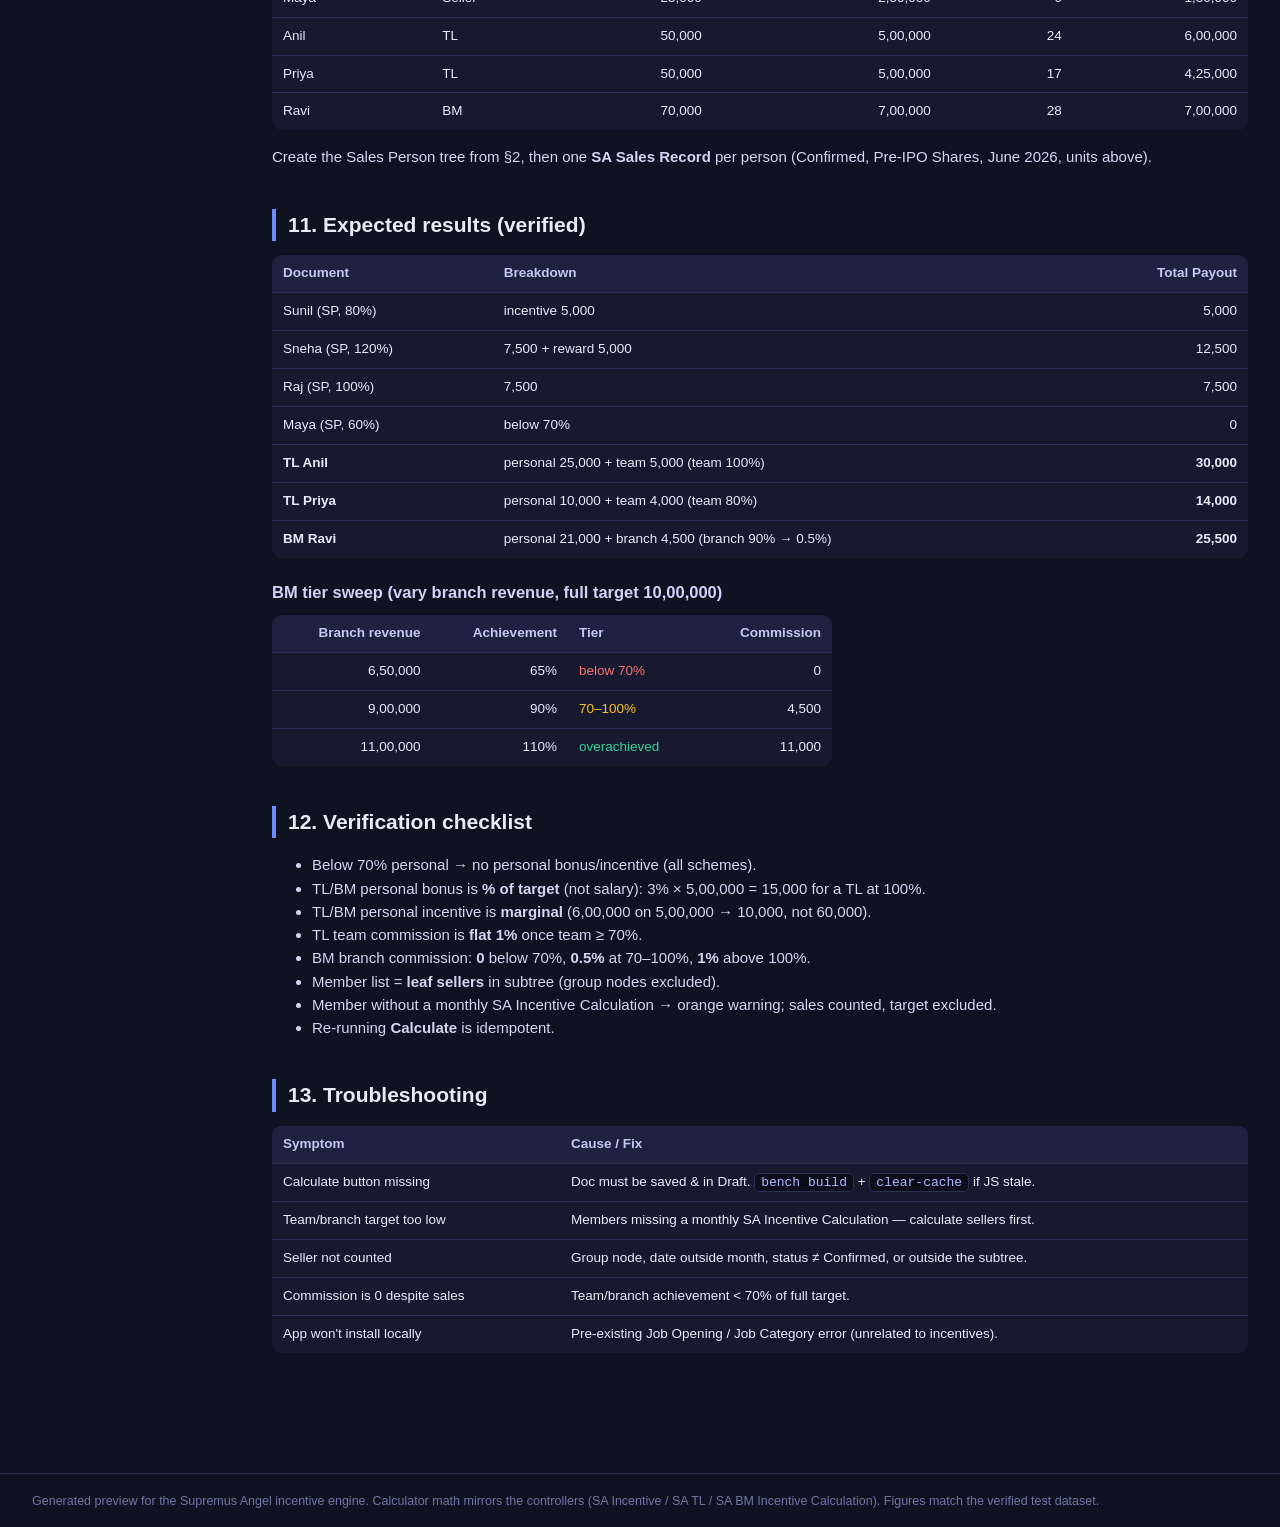
<file: supremusangel/docs/incentive-engine-preview.html>
<!DOCTYPE html>
<html lang="en">
<head>
<meta charset="UTF-8">
<meta name="viewport" content="width=device-width, initial-scale=1.0">
<title>Supremus Angel — Incentive Engine Preview</title>
<style>
  :root{
    --bg:#0f1221; --panel:#171a2e; --panel2:#1e2240; --ink:#e8eaf6; --muted:#9aa0c3;
    --line:#2b3057; --accent:#6c8cff; --green:#34d399; --amber:#fbbf24; --pink:#f472b6;
    --cyan:#22d3ee; --red:#f87171;
  }
  *{box-sizing:border-box}
  body{margin:0;font-family:-apple-system,BlinkMacSystemFont,"Segoe UI",Roboto,Helvetica,Arial,sans-serif;
       background:var(--bg);color:var(--ink);line-height:1.55;font-size:15px}
  header{background:linear-gradient(135deg,#1b1f3b,#2a1c40);padding:34px 28px;border-bottom:1px solid var(--line)}
  header h1{margin:0;font-size:26px;letter-spacing:.3px}
  header p{margin:6px 0 0;color:var(--muted)}
  .wrap{display:flex;max-width:1280px;margin:0 auto}
  nav{position:sticky;top:0;align-self:flex-start;width:240px;padding:24px 14px;height:100vh;overflow:auto;
      border-right:1px solid var(--line);font-size:13.5px}
  nav a{display:block;color:var(--muted);text-decoration:none;padding:6px 10px;border-radius:7px}
  nav a:hover{background:var(--panel2);color:var(--ink)}
  nav .grp{margin:14px 0 4px;color:#6f76a6;text-transform:uppercase;font-size:11px;letter-spacing:1px}
  main{flex:1;min-width:0;padding:28px 32px 80px}
  section{margin-bottom:40px;scroll-margin-top:20px}
  h2{font-size:21px;border-left:4px solid var(--accent);padding-left:12px;margin:0 0 14px}
  h3{font-size:16.5px;color:#cfd3f7;margin:22px 0 10px}
  p,li{color:#d3d6f0}
  code{background:#0c0e1c;border:1px solid var(--line);border-radius:5px;padding:1px 6px;font-size:13px;color:#aeb6ff}
  pre{background:#0c0e1c;border:1px solid var(--line);border-radius:10px;padding:14px 16px;overflow:auto;font-size:13px;color:#c7cdf5}
  table{border-collapse:collapse;width:100%;margin:10px 0 4px;font-size:13.5px;background:var(--panel);border-radius:10px;overflow:hidden}
  th,td{border-bottom:1px solid var(--line);padding:8px 11px;text-align:left}
  th{background:var(--panel2);color:#c3c8f2;font-weight:600}
  tr:last-child td{border-bottom:none}
  td.num,th.num{text-align:right;font-variant-numeric:tabular-nums}
  .cards{display:grid;grid-template-columns:repeat(3,1fr);gap:14px;margin:6px 0}
  .card{background:var(--panel);border:1px solid var(--line);border-radius:12px;padding:16px}
  .card h4{margin:0 0 4px;font-size:15px}
  .tag{display:inline-block;font-size:11px;padding:2px 9px;border-radius:20px;font-weight:600}
  .t-sp{background:rgba(108,140,255,.18);color:#9db0ff}
  .t-tl{background:rgba(34,211,238,.16);color:#7fe7f5}
  .t-bm{background:rgba(244,114,182,.16);color:#f9a8d4}
  .note{background:rgba(251,191,36,.08);border:1px solid rgba(251,191,36,.35);border-radius:10px;padding:12px 14px;color:#f6d98a}
  .ok{color:var(--green)} .warn{color:var(--amber)} .bad{color:var(--red)}
  /* calculator */
  .calc{background:var(--panel);border:1px solid var(--line);border-radius:14px;padding:18px;margin:14px 0}
  .calc h4{margin:0 0 12px;display:flex;align-items:center;gap:8px}
  .row{display:flex;flex-wrap:wrap;gap:14px;align-items:flex-end}
  .field{display:flex;flex-direction:column;gap:5px}
  .field label{font-size:12px;color:var(--muted)}
  .field input{background:#0c0e1c;border:1px solid var(--line);color:var(--ink);border-radius:8px;padding:9px 11px;width:150px;font-size:14px}
  .field input:focus{outline:none;border-color:var(--accent)}
  .out{margin-top:14px;display:grid;grid-template-columns:repeat(auto-fit,minmax(150px,1fr));gap:10px}
  .stat{background:var(--panel2);border:1px solid var(--line);border-radius:10px;padding:10px 12px}
  .stat .k{font-size:11px;color:var(--muted)} .stat .v{font-size:17px;font-weight:700;margin-top:2px;font-variant-numeric:tabular-nums}
  .total{grid-column:1/-1;background:linear-gradient(135deg,#1d3a2e,#16314a);border-color:#2f6b53}
  .total .v{color:#7af0c0;font-size:22px}
  .members{margin-top:12px}
  .members table{font-size:12.5px}
  .addbtn,.delbtn{cursor:pointer;border:1px solid var(--line);background:var(--panel2);color:var(--ink);border-radius:8px;padding:7px 12px;font-size:13px}
  .addbtn:hover{border-color:var(--accent)}
  .delbtn{padding:2px 9px;color:var(--red)}
  footer{color:#6f76a6;font-size:12.5px;border-top:1px solid var(--line);padding:18px 32px;max-width:1280px;margin:0 auto}
  .pill{font-size:11px;padding:2px 8px;border-radius:6px;background:var(--panel2);color:var(--muted)}
  @media(max-width:980px){nav{display:none}.cards{grid-template-columns:1fr}}
</style>
</head>
<body>
<header>
  <h1>Supremus Angel — Incentive Engine</h1>
  <p>Functional preview &amp; live calculators · Sales Person · Team Lead · Branch Manager</p>
</header>
<div class="wrap">
<nav>
  <div class="grp">Overview</div>
  <a href="#overview">The three schemes</a>
  <a href="#hierarchy">Hierarchy &amp; order</a>
  <div class="grp">Logic</div>
  <a href="#sp">Sales Person</a>
  <a href="#tl">Team Lead (TL)</a>
  <a href="#bm">Branch Manager (BM)</a>
  <div class="grp">Try it</div>
  <a href="#calc-sp">Calc: Sales Person</a>
  <a href="#calc-tl">Calc: Team Lead</a>
  <a href="#calc-bm">Calc: Branch Manager</a>
  <div class="grp">Test on UI</div>
  <a href="#setup">Setup</a>
  <a href="#dataset">Test dataset</a>
  <a href="#expected">Expected results</a>
  <a href="#checklist">Checklist</a>
  <a href="#trouble">Troubleshooting</a>
</nav>
<main>

<section id="overview">
  <h2>1. The three schemes</h2>
  <div class="cards">
    <div class="card"><span class="tag t-sp">Sales Person</span><h4>SA Incentive Calculation</h4>
      <p>Individual seller. Incentive = % of salary + reward on sales above target.</p></div>
    <div class="card"><span class="tag t-tl">Team Lead</span><h4>SA TL Incentive Calculation</h4>
      <p>Personal (bonus + marginal incentive) <b>+ flat 1%</b> team commission.</p></div>
    <div class="card"><span class="tag t-bm">Branch Manager</span><h4>SA BM Incentive Calculation</h4>
      <p>Same personal half <b>+ tiered 0.5% / 1%</b> branch commission.</p></div>
  </div>
  <p>All share a monthly window, <code>base target = 10 × salary</code>, <code>minimum = 7 × salary</code>, and confirmed
     <code>SA Sales Record</code>s as the sales source.</p>
</section>

<section id="hierarchy">
  <h2>2. Hierarchy &amp; calculation order</h2>
  <p>Teams and branches are the <b>ERPNext Sales Person tree</b> (nested set). A manager's members are the
     <b>non-group (leaf) Sales Persons in its subtree</b>; group nodes are organisational and excluded.</p>
  <pre>All Sales Persons (group)
└─ Ravi (BM)            group
   ├─ Anil (TL)         group
   │  ├─ Sunil          leaf  ← seller
   │  └─ Sneha          leaf  ← seller
   └─ Priya (TL)        group
      ├─ Raj            leaf  ← seller
      └─ Maya           leaf  ← seller</pre>
  <div class="note">Managers read each member's salary/target from that member's own <b>SA Incentive Calculation</b>,
     and read member sales from <b>SA Sales Record</b>. <b>Always calculate sellers → TLs → BM, in that order.</b></div>
</section>

<section id="sp">
  <h2>3. Sales Person logic</h2>
  <pre>base_target      = salary × 10
total_sales      = Σ Confirmed SA Sales Record (month)
achievement %    = total_sales / base_target × 100
incentive_amount = salary × slab.incentive_percent / 100
reward_amount    = (total_sales − base_target) × slab.reward_percent / 100   [if &gt; 100%]
total_payout     = incentive_amount + reward_amount</pre>
  <table>
    <tr><th>Achievement</th><th>Incentive (% of salary)</th><th>Reward (% on sales above 10x)</th></tr>
    <tr><td>Below 70%</td><td>0</td><td>0</td></tr>
    <tr><td>70–80%</td><td>10%</td><td>0</td></tr>
    <tr><td>80–90%</td><td>20%</td><td>0</td></tr>
    <tr><td>90–100%</td><td>30%</td><td>0</td></tr>
    <tr><td>100–140%</td><td>30%</td><td>10%</td></tr>
    <tr><td>140–200%</td><td>30%</td><td>11%</td></tr>
    <tr><td>200–300%</td><td>30%</td><td>12.5%</td></tr>
    <tr><td>300–400%</td><td>30%</td><td>14%</td></tr>
    <tr><td>400%+</td><td>30%</td><td>15%</td></tr>
  </table>
</section>

<section id="tl">
  <h2>4. Team Lead logic</h2>
  <h3>Personal half (bonus % of target + <em>marginal</em> incentive)</h3>
  <div class="row" style="gap:24px;align-items:flex-start">
    <table style="max-width:320px">
      <tr><th>Personal achievement</th><th>Bonus (% of target)</th></tr>
      <tr><td>Below 70%</td><td>0</td></tr>
      <tr><td>70–80%</td><td>1%</td></tr>
      <tr><td>80–100%</td><td>2%</td></tr>
      <tr><td>100%+</td><td>3%</td></tr>
    </table>
    <table style="max-width:360px">
      <tr><th>Band (% of target)</th><th>Marginal rate</th></tr>
      <tr><td>100–140%</td><td>10%</td></tr>
      <tr><td>140–200%</td><td>11%</td></tr>
      <tr><td>200–300%</td><td>12.5%</td></tr>
      <tr><td>300–400%</td><td>14%</td></tr>
      <tr><td>400%+</td><td>15%</td></tr>
    </table>
  </div>
  <p class="pill">Marginal = each band's rate applies only to the portion of sales inside that band.</p>
  <h3>Team half</h3>
  <pre>full_team_target = Σ (member salary × 10)
team_target      = 70% × full_team_target
team_sales       = Σ member confirmed sales
team_achievement = team_sales / full_team_target × 100
team_commission  = 1% × team_sales        [only if team_achievement ≥ 70%]
total_payout     = personal_payout + team_commission</pre>
</section>

<section id="bm">
  <h2>5. Branch Manager logic</h2>
  <p>Personal half is <b>identical to TL</b> (reuses the same bonus/incentive slabs). The only difference is the
     <b>tiered branch commission</b>:</p>
  <table style="max-width:520px">
    <tr><th>Branch achievement (vs full branch target)</th><th>Commission</th></tr>
    <tr><td>Below 70%</td><td class="bad">0</td></tr>
    <tr><td>70–100% (on target)</td><td class="warn">0.5% of branch revenue</td></tr>
    <tr><td>Above 100% (overachieved)</td><td class="ok">1% of branch revenue</td></tr>
  </table>
  <pre>total_payout = personal_payout + branch_commission</pre>
</section>

<!-- ================= CALCULATORS ================= -->
<section id="calc-sp">
  <h2>6. Live calculator — <span class="tag t-sp">Sales Person</span></h2>
  <div class="calc">
    <h4>Inputs</h4>
    <div class="row">
      <div class="field"><label>Monthly salary (x)</label><input id="sp-sal" type="number" value="25000"></div>
      <div class="field"><label>Total sales (month)</label><input id="sp-sales" type="number" value="300000"></div>
    </div>
    <div class="out" id="sp-out"></div>
  </div>
</section>

<section id="calc-tl">
  <h2>7. Live calculator — <span class="tag t-tl">Team Lead</span></h2>
  <div class="calc">
    <h4>TL personal</h4>
    <div class="row">
      <div class="field"><label>TL salary (x)</label><input id="tl-sal" type="number" value="50000"></div>
      <div class="field"><label>TL personal sales</label><input id="tl-sales" type="number" value="600000"></div>
    </div>
    <div class="members">
      <h4 style="margin-top:16px">Team members (leaf sellers)</h4>
      <table id="tl-members"><thead><tr><th>Member</th><th class="num">Salary</th><th class="num">Sales</th><th></th></tr></thead><tbody></tbody></table>
      <button class="addbtn" onclick="addRow('tl')">+ Add member</button>
    </div>
    <div class="out" id="tl-out"></div>
  </div>
</section>

<section id="calc-bm">
  <h2>8. Live calculator — <span class="tag t-bm">Branch Manager</span></h2>
  <div class="calc">
    <h4>BM personal</h4>
    <div class="row">
      <div class="field"><label>BM salary (x)</label><input id="bm-sal" type="number" value="70000"></div>
      <div class="field"><label>BM personal sales</label><input id="bm-sales" type="number" value="700000"></div>
    </div>
    <div class="members">
      <h4 style="margin-top:16px">Branch members (leaf sellers across all teams)</h4>
      <table id="bm-members"><thead><tr><th>Member</th><th class="num">Salary</th><th class="num">Sales</th><th></th></tr></thead><tbody></tbody></table>
      <button class="addbtn" onclick="addRow('bm')">+ Add member</button>
    </div>
    <div class="out" id="bm-out"></div>
  </div>
</section>

<!-- ================= TEST GUIDE ================= -->
<section id="setup">
  <h2>9. One-time setup</h2>
  <pre>bench set-config -g developer_mode 1
bench --site scope_connect.com migrate
bench --site scope_connect.com execute supremusangel.supremus_angel.setup.create_incentive_data
bench --site scope_connect.com clear-cache
bench --site scope_connect.com build</pre>
  <div class="note">Local note: a fresh app install on this bench currently fails on an unrelated pre-existing
     <code>Job Opening / Job Category</code> validation error. Test on a site where supremusangel is already installed,
     or resolve that customization first.</div>
</section>

<section id="dataset">
  <h2>10. Test dataset (month 2026-06, ₹25,000/unit)</h2>
  <table>
    <tr><th>Person</th><th>Role</th><th class="num">Salary</th><th class="num">Target (10x)</th><th class="num">Units</th><th class="num">Sales</th></tr>
    <tr><td>Sunil</td><td>Seller</td><td class="num">25,000</td><td class="num">2,50,000</td><td class="num">8</td><td class="num">2,00,000</td></tr>
    <tr><td>Sneha</td><td>Seller</td><td class="num">25,000</td><td class="num">2,50,000</td><td class="num">12</td><td class="num">3,00,000</td></tr>
    <tr><td>Raj</td><td>Seller</td><td class="num">25,000</td><td class="num">2,50,000</td><td class="num">10</td><td class="num">2,50,000</td></tr>
    <tr><td>Maya</td><td>Seller</td><td class="num">25,000</td><td class="num">2,50,000</td><td class="num">6</td><td class="num">1,50,000</td></tr>
    <tr><td>Anil</td><td>TL</td><td class="num">50,000</td><td class="num">5,00,000</td><td class="num">24</td><td class="num">6,00,000</td></tr>
    <tr><td>Priya</td><td>TL</td><td class="num">50,000</td><td class="num">5,00,000</td><td class="num">17</td><td class="num">4,25,000</td></tr>
    <tr><td>Ravi</td><td>BM</td><td class="num">70,000</td><td class="num">7,00,000</td><td class="num">28</td><td class="num">7,00,000</td></tr>
  </table>
  <p>Create the Sales Person tree from §2, then one <b>SA Sales Record</b> per person (Confirmed, Pre-IPO Shares, June 2026, units above).</p>
</section>

<section id="expected">
  <h2>11. Expected results (verified)</h2>
  <table>
    <tr><th>Document</th><th>Breakdown</th><th class="num">Total Payout</th></tr>
    <tr><td>Sunil (SP, 80%)</td><td>incentive 5,000</td><td class="num">5,000</td></tr>
    <tr><td>Sneha (SP, 120%)</td><td>7,500 + reward 5,000</td><td class="num">12,500</td></tr>
    <tr><td>Raj (SP, 100%)</td><td>7,500</td><td class="num">7,500</td></tr>
    <tr><td>Maya (SP, 60%)</td><td>below 70%</td><td class="num">0</td></tr>
    <tr><td><b>TL Anil</b></td><td>personal 25,000 + team 5,000 (team 100%)</td><td class="num"><b>30,000</b></td></tr>
    <tr><td><b>TL Priya</b></td><td>personal 10,000 + team 4,000 (team 80%)</td><td class="num"><b>14,000</b></td></tr>
    <tr><td><b>BM Ravi</b></td><td>personal 21,000 + branch 4,500 (branch 90% → 0.5%)</td><td class="num"><b>25,500</b></td></tr>
  </table>
  <h3>BM tier sweep (vary branch revenue, full target 10,00,000)</h3>
  <table style="max-width:560px">
    <tr><th class="num">Branch revenue</th><th class="num">Achievement</th><th>Tier</th><th class="num">Commission</th></tr>
    <tr><td class="num">6,50,000</td><td class="num">65%</td><td class="bad">below 70%</td><td class="num">0</td></tr>
    <tr><td class="num">9,00,000</td><td class="num">90%</td><td class="warn">70–100%</td><td class="num">4,500</td></tr>
    <tr><td class="num">11,00,000</td><td class="num">110%</td><td class="ok">overachieved</td><td class="num">11,000</td></tr>
  </table>
</section>

<section id="checklist">
  <h2>12. Verification checklist</h2>
  <ul>
    <li>Below 70% personal → no personal bonus/incentive (all schemes).</li>
    <li>TL/BM personal bonus is <b>% of target</b> (not salary): 3% × 5,00,000 = 15,000 for a TL at 100%.</li>
    <li>TL/BM personal incentive is <b>marginal</b> (6,00,000 on 5,00,000 → 10,000, not 60,000).</li>
    <li>TL team commission is <b>flat 1%</b> once team ≥ 70%.</li>
    <li>BM branch commission: <b>0</b> below 70%, <b>0.5%</b> at 70–100%, <b>1%</b> above 100%.</li>
    <li>Member list = <b>leaf sellers</b> in subtree (group nodes excluded).</li>
    <li>Member without a monthly SA Incentive Calculation → orange warning; sales counted, target excluded.</li>
    <li>Re-running <b>Calculate</b> is idempotent.</li>
  </ul>
</section>

<section id="trouble">
  <h2>13. Troubleshooting</h2>
  <table>
    <tr><th>Symptom</th><th>Cause / Fix</th></tr>
    <tr><td>Calculate button missing</td><td>Doc must be saved &amp; in Draft. <code>bench build</code> + <code>clear-cache</code> if JS stale.</td></tr>
    <tr><td>Team/branch target too low</td><td>Members missing a monthly SA Incentive Calculation — calculate sellers first.</td></tr>
    <tr><td>Seller not counted</td><td>Group node, date outside month, status ≠ Confirmed, or outside the subtree.</td></tr>
    <tr><td>Commission is 0 despite sales</td><td>Team/branch achievement &lt; 70% of full target.</td></tr>
    <tr><td>App won't install locally</td><td>Pre-existing Job Opening / Job Category error (unrelated to incentives).</td></tr>
  </table>
</section>

</main>
</div>
<footer>
  Generated preview for the Supremus Angel incentive engine. Calculator math mirrors the controllers
  (SA Incentive / SA TL / SA BM Incentive Calculation). Figures match the verified test dataset.
</footer>

<script>
const fmt = n => (isFinite(n)? Math.round(n).toLocaleString('en-IN') : '—');

/* ---- slab data (mirrors setup.py seeds & controllers) ---- */
const SP_SLABS=[ // [min,max,hasNoUpper,incentive%ofSalary,reward%]
 [0,70,0,0,0],[70,80,0,10,0],[80,90,0,20,0],[90,100,0,30,0],
 [100,140,0,30,10],[140,200,0,30,11],[200,300,0,30,12.5],[300,400,0,30,14],[400,0,1,30,15]];
const BONUS=[ // [min,max,hasNoUpper,bonus%ofTarget]
 [0,70,0,0],[70,80,0,1],[80,100,0,2],[100,0,1,3]];
const INC=[ // [from,to,hasNoUpper,marginal%]
 [100,140,0,10],[140,200,0,11],[200,300,0,12.5],[300,400,0,14],[400,0,1,15]];

/* ---- Sales Person ---- */
function calcSP(sal,sales){
  const bt=sal*10, a=bt? sales/bt*100:0;
  let ip=0,rp=0;
  for(const s of [...SP_SLABS].sort((x,y)=>y[0]-x[0])){
    if(a<s[0]) continue;
    if(s[2]||a<s[1]){ip=s[3];rp=s[4];break;}
  }
  const inc=sal*ip/100;
  const rew=sales>bt? (sales-bt)*rp/100:0;
  return {bt,a,ip,rp,inc,rew,total:inc+rew};
}
/* ---- manager personal (shared TL/BM) ---- */
function bonusPct(a){
  for(const s of [...BONUS].sort((x,y)=>y[0]-x[0])){
    if(a<s[0]) continue;
    if(s[2]||a<s[1]) return s[3];
  }
  return 0;
}
function marginal(sales,t){
  if(sales<=t) return 0;
  let tot=0;
  for(const [fr,to,nu,p] of INC){
    const lo=t*fr/100, up=(nu||!to)? sales : t*to/100;
    const port=Math.min(sales,up)-lo;
    if(port>0) tot+=port*p/100;
  }
  return tot;
}
function mgrPersonal(sal,sales){
  const t=sal*10, a=t? sales/t*100:0;
  const bp=bonusPct(a), bonus=t*bp/100, inc=marginal(sales,t);
  return {t,a,bp,bonus,inc,payout:bonus+inc};
}
function members(prefix){
  const rows=[...document.querySelectorAll('#'+prefix+'-members tbody tr')];
  return rows.map(r=>({sal:+r.querySelector('.m-sal').value||0, sales:+r.querySelector('.m-sales').value||0}));
}

function renderSP(){
  const sal=+document.getElementById('sp-sal').value||0, sales=+document.getElementById('sp-sales').value||0;
  const r=calcSP(sal,sales);
  document.getElementById('sp-out').innerHTML=
    stat('Base target (10x)',fmt(r.bt))+stat('Achievement',r.a.toFixed(1)+'%')+
    stat('Incentive ('+r.ip+'% salary)',fmt(r.inc))+stat('Reward ('+r.rp+'%)',fmt(r.rew))+
    total('Total payout',fmt(r.total));
}
function renderTL(){
  const sal=+document.getElementById('tl-sal').value||0, sales=+document.getElementById('tl-sales').value||0;
  const p=mgrPersonal(sal,sales);
  const ms=members('tl');
  const full=ms.reduce((s,m)=>s+m.sal*10,0), tsales=ms.reduce((s,m)=>s+m.sales,0);
  const ta=full? tsales/full*100:0;
  const comm= ta>=70? tsales*0.01:0;
  document.getElementById('tl-out').innerHTML=
    stat('Personal target',fmt(p.t))+stat('Personal achiev.',p.a.toFixed(1)+'%')+
    stat('Bonus ('+p.bp+'% target)',fmt(p.bonus))+stat('Incentive (marginal)',fmt(p.inc))+
    stat('Personal payout',fmt(p.payout))+
    stat('Team sales',fmt(tsales))+stat('Full team target',fmt(full))+
    stat('Team achiev.',ta.toFixed(1)+'%')+stat('Team commission (1%)',fmt(comm))+
    total('Total payout',fmt(p.payout+comm));
}
function renderBM(){
  const sal=+document.getElementById('bm-sal').value||0, sales=+document.getElementById('bm-sales').value||0;
  const p=mgrPersonal(sal,sales);
  const ms=members('bm');
  const full=ms.reduce((s,m)=>s+m.sal*10,0), rev=ms.reduce((s,m)=>s+m.sales,0);
  const ba=full? rev/full*100:0;
  const rate= ba<70?0:(ba<=100?0.5:1);
  const comm=rev*rate/100;
  document.getElementById('bm-out').innerHTML=
    stat('Personal target',fmt(p.t))+stat('Personal achiev.',p.a.toFixed(1)+'%')+
    stat('Bonus ('+p.bp+'% target)',fmt(p.bonus))+stat('Incentive (marginal)',fmt(p.inc))+
    stat('Personal payout',fmt(p.payout))+
    stat('Branch revenue',fmt(rev))+stat('Full branch target',fmt(full))+
    stat('Branch achiev.',ba.toFixed(1)+'%')+stat('Commission rate',rate+'%')+
    stat('Branch commission',fmt(comm))+
    total('Total payout',fmt(p.payout+comm));
}
const stat=(k,v)=>`<div class="stat"><div class="k">${k}</div><div class="v">${v}</div></div>`;
const total=(k,v)=>`<div class="stat total"><div class="k">${k}</div><div class="v">₹${v}</div></div>`;

function addRow(prefix,name='Member',sal=25000,sales=200000){
  const tb=document.querySelector('#'+prefix+'-members tbody');
  const tr=document.createElement('tr');
  tr.innerHTML=`<td><input class="m-name" value="${name}" style="background:#0c0e1c;border:1px solid #2b3057;color:#e8eaf6;border-radius:6px;padding:5px 8px;width:110px"></td>
    <td class="num"><input class="m-sal" type="number" value="${sal}" style="background:#0c0e1c;border:1px solid #2b3057;color:#e8eaf6;border-radius:6px;padding:5px 8px;width:110px;text-align:right"></td>
    <td class="num"><input class="m-sales" type="number" value="${sales}" style="background:#0c0e1c;border:1px solid #2b3057;color:#e8eaf6;border-radius:6px;padding:5px 8px;width:120px;text-align:right"></td>
    <td><span class="delbtn" onclick="this.closest('tr').remove();recalc()">✕</span></td>`;
  tb.appendChild(tr);
  tr.querySelectorAll('input').forEach(i=>i.addEventListener('input',recalc));
  recalc();
}
function recalc(){renderSP();renderTL();renderBM();}

/* seed default dataset */
document.querySelectorAll('input').forEach(i=>i.addEventListener('input',recalc));
addRow('tl','Sunil',25000,200000); addRow('tl','Sneha',25000,300000);
addRow('bm','Sunil',25000,200000); addRow('bm','Sneha',25000,300000);
addRow('bm','Raj',25000,250000);   addRow('bm','Maya',25000,150000);
recalc();
</script>
</body>
</html>
</file>
